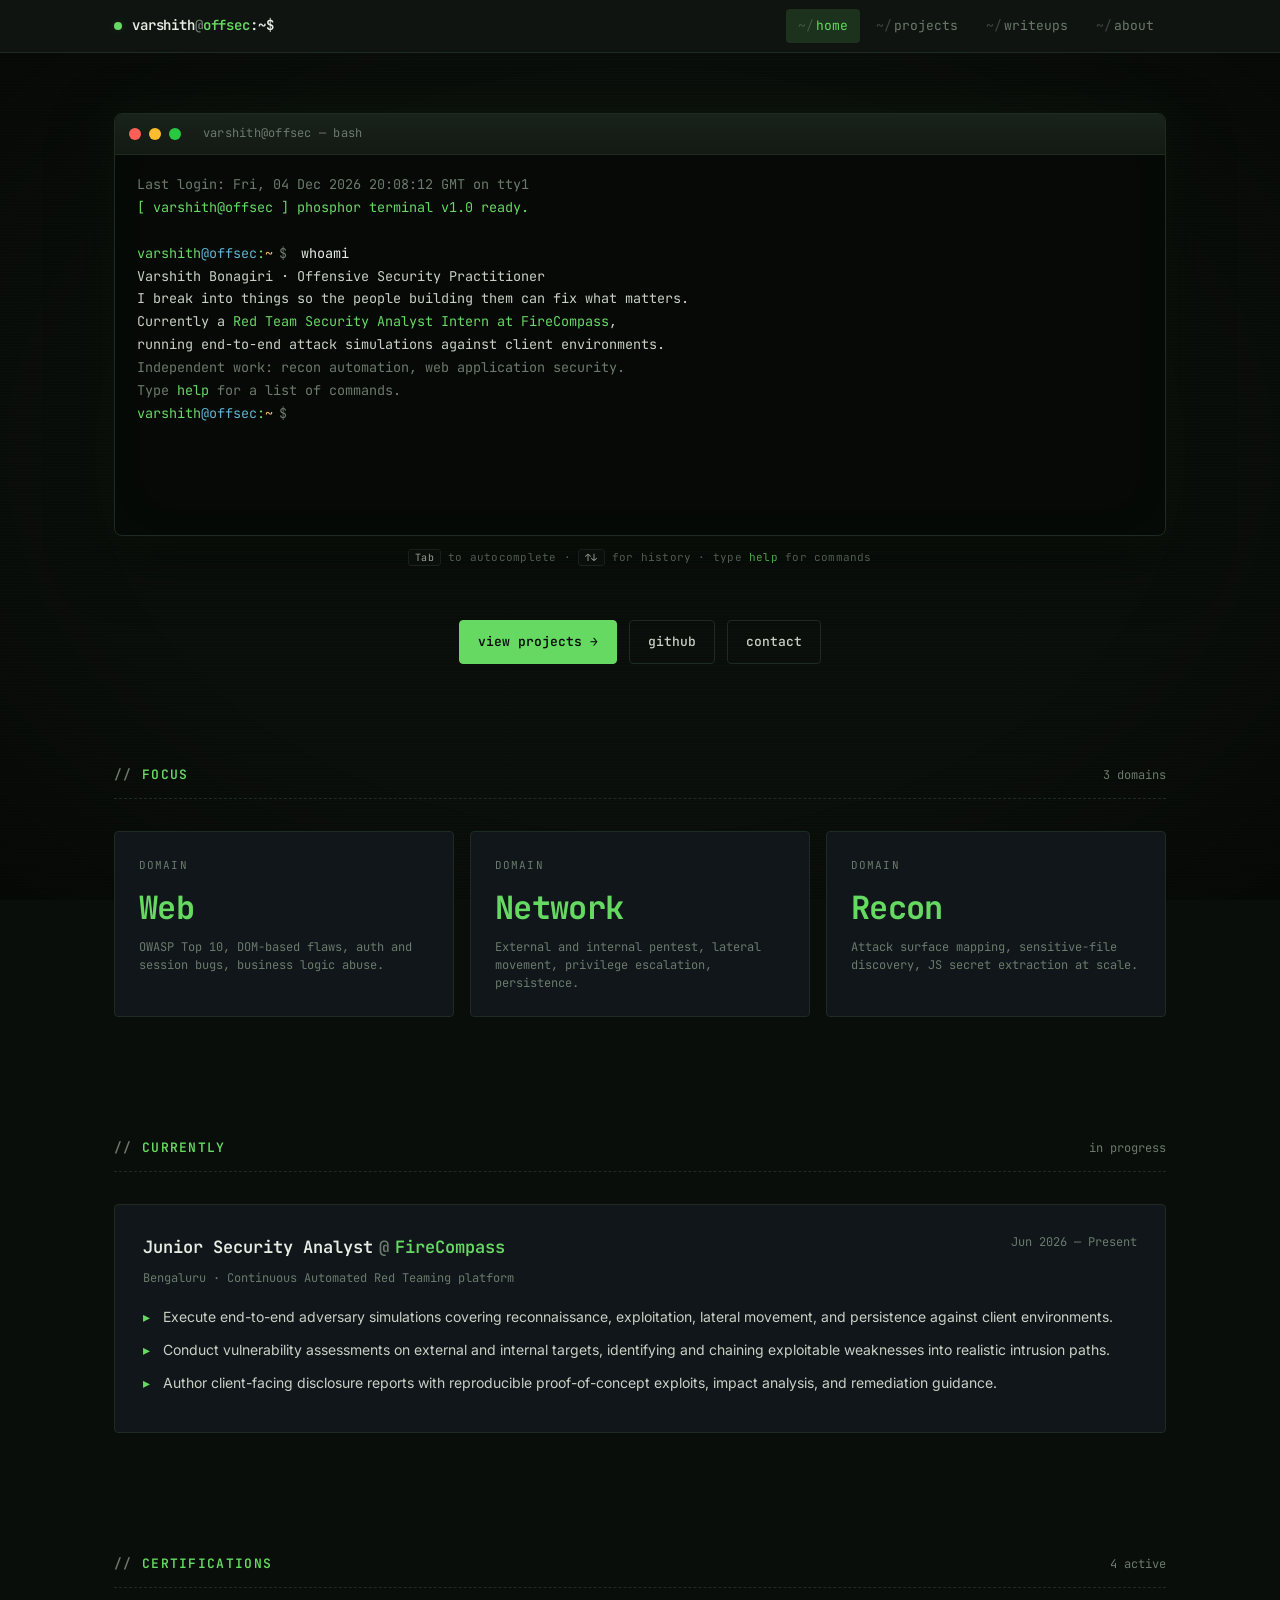
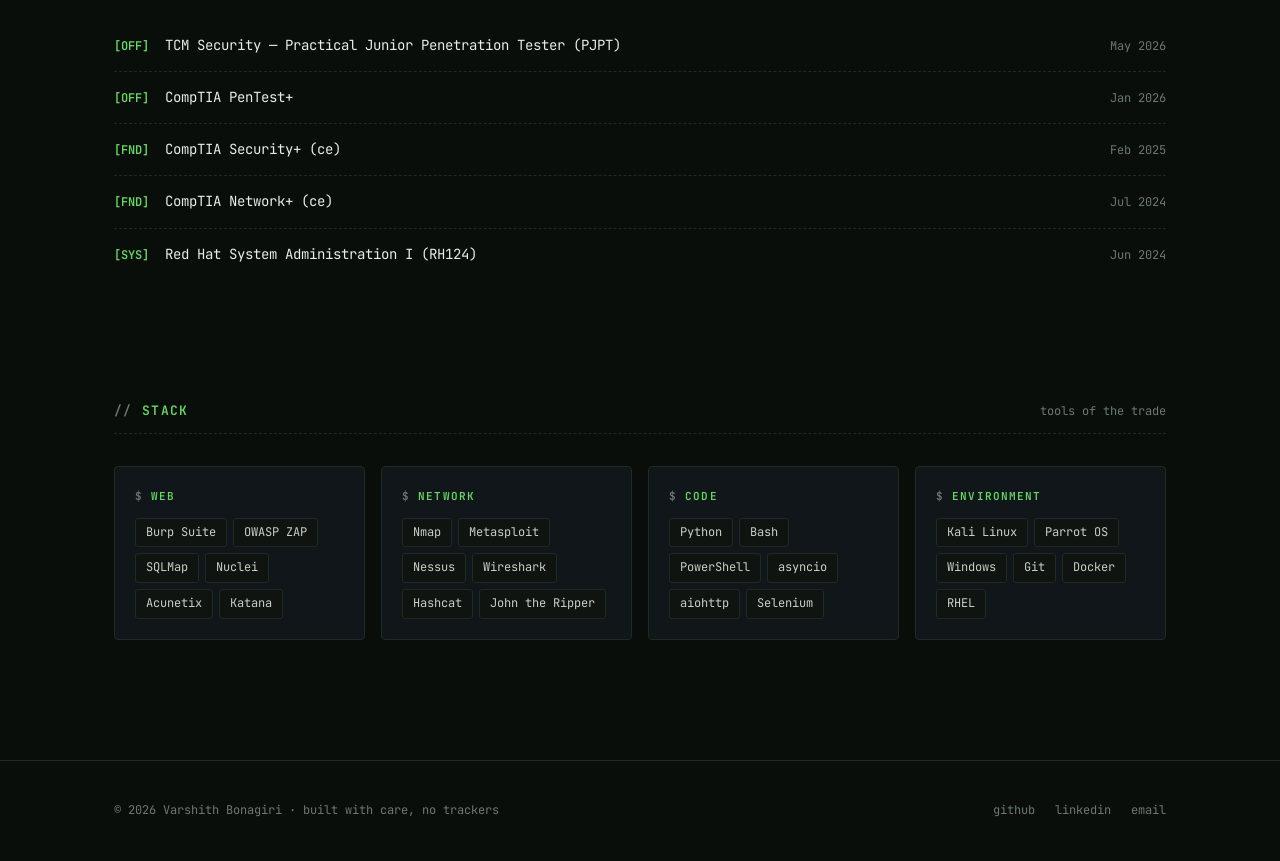
<file: index.html>
<!DOCTYPE html>
<html lang="en">
<head>
  <meta charset="UTF-8">
  <meta name="viewport" content="width=device-width, initial-scale=1.0">
  <title>Varshith Bonagiri — Offensive Security</title>
  <meta name="description" content="Varshith Bonagiri — Penetration tester and offensive security engineer. Junior Security Analyst at FireCompass. Author of Mega-Finder and Subdomain Hunter.">
  <meta name="theme-color" content="#0a0e0a">
  <link rel="preconnect" href="https://fonts.googleapis.com">
  <link rel="preconnect" href="https://fonts.gstatic.com" crossorigin>
  <link rel="stylesheet" href="assets/style.css">
  <link rel="icon" type="image/svg+xml" href="data:image/svg+xml,%3Csvg xmlns='http://www.w3.org/2000/svg' viewBox='0 0 32 32'%3E%3Crect width='32' height='32' fill='%230a0e0a'/%3E%3Ctext x='16' y='22' font-family='monospace' font-weight='700' font-size='18' fill='%2365d962' text-anchor='middle'%3E%26gt;_%3C/text%3E%3C/svg%3E">
</head>
<body>

<!-- ============== TOP NAV ============== -->
<header class="topbar">
  <div class="topbar-inner">
    <a class="brand" href="index.html">
      <span class="brand-dot"></span>
      <span class="brand-name">varshith<span class="at">@</span><span class="host">offsec</span>:~$</span>
    </a>
    <nav class="nav">
      <a href="index.html" class="active">home</a>
      <a href="projects.html">projects</a>
      <a href="writeups.html">writeups</a>
      <a href="about.html">about</a>
    </nav>
  </div>
</header>

<main class="container">

  <!-- ============== INTERACTIVE TERMINAL ============== -->
  <section class="terminal-hero">
    <div class="terminal" id="terminal" role="region" aria-label="Interactive terminal">
      <div class="terminal-titlebar">
        <span class="tt-dot tt-red"></span>
        <span class="tt-dot tt-yellow"></span>
        <span class="tt-dot tt-green"></span>
        <span class="tt-title">varshith@offsec — bash</span>
      </div>
      <div class="terminal-body" id="terminal-body" tabindex="0">
        <!-- streamed content gets injected here -->
      </div>
    </div>
    <div class="terminal-hint">
      <kbd>Tab</kbd> to autocomplete &middot; <kbd>↑↓</kbd> for history &middot; type <code>help</code> for commands
    </div>
  </section>

  <!-- ============== QUICK ACTIONS ============== -->
  <section class="quick-actions">
    <a href="projects.html" class="btn primary">view projects <span class="arrow-right">→</span></a>
    <a href="https://github.com/Varshith9030" class="btn" target="_blank" rel="noopener">github</a>
    <a href="mailto:bonagirivarshith@gmail.com" class="btn">contact</a>
  </section>

  <!-- ============== HIGHLIGHTS ============== -->
  <section>
    <div class="section-header">
      <span class="section-title">focus</span>
      <span class="section-meta">3 domains</span>
    </div>
    <div class="grid-3">
      <div class="card">
        <div class="card-label">Domain</div>
        <div class="card-value">Web</div>
        <div class="card-detail">OWASP Top 10, DOM-based flaws, auth and session bugs, business logic abuse.</div>
      </div>
      <div class="card">
        <div class="card-label">Domain</div>
        <div class="card-value">Network</div>
        <div class="card-detail">External and internal pentest, lateral movement, privilege escalation, persistence.</div>
      </div>
      <div class="card">
        <div class="card-label">Domain</div>
        <div class="card-value">Recon</div>
        <div class="card-detail">Attack surface mapping, sensitive-file discovery, JS secret extraction at scale.</div>
      </div>
    </div>
  </section>

  <!-- ============== CURRENT EXPERIENCE ============== -->
  <section>
    <div class="section-header">
      <span class="section-title">currently</span>
      <span class="section-meta">in progress</span>
    </div>
    <div class="experience-block">
      <div class="exp-header">
        <h3 class="exp-role">Junior Security Analyst<span class="at">@</span><span class="company">FireCompass</span></h3>
        <span class="exp-period">Jun 2026 — Present</span>
      </div>
      <div class="exp-location">Bengaluru &middot; Continuous Automated Red Teaming platform</div>
      <ul class="exp-list">
        <li>Execute end-to-end adversary simulations covering reconnaissance, exploitation, lateral movement, and persistence against client environments.</li>
        <li>Conduct vulnerability assessments on external and internal targets, identifying and chaining exploitable weaknesses into realistic intrusion paths.</li>
        <li>Author client-facing disclosure reports with reproducible proof-of-concept exploits, impact analysis, and remediation guidance.</li>
      </ul>
    </div>
  </section>

  <!-- ============== CERTIFICATIONS ============== -->
  <section>
    <div class="section-header">
      <span class="section-title">certifications</span>
      <span class="section-meta">4 active</span>
    </div>
    <ul class="cert-list">
      <li class="cert-item">
        <span class="cert-marker">[OFF]</span>
        <span class="cert-name">TCM Security &mdash; Practical Junior Penetration Tester (PJPT)</span>
        <span class="cert-date">May 2026</span>
      </li>
      <li class="cert-item">
        <span class="cert-marker">[OFF]</span>
        <span class="cert-name">CompTIA PenTest+</span>
        <span class="cert-date">Jan 2026</span>
      </li>
      <li class="cert-item">
        <span class="cert-marker">[FND]</span>
        <span class="cert-name">CompTIA Security+ (ce)</span>
        <span class="cert-date">Feb 2025</span>
      </li>
      <li class="cert-item">
        <span class="cert-marker">[FND]</span>
        <span class="cert-name">CompTIA Network+ (ce)</span>
        <span class="cert-date">Jul 2024</span>
      </li>
      <li class="cert-item">
        <span class="cert-marker">[SYS]</span>
        <span class="cert-name">Red Hat System Administration I (RH124)</span>
        <span class="cert-date">Jun 2024</span>
      </li>
    </ul>
  </section>

  <!-- ============== STACK ============== -->
  <section>
    <div class="section-header">
      <span class="section-title">stack</span>
      <span class="section-meta">tools of the trade</span>
    </div>
    <div class="stack">
      <div class="stack-group">
        <h3>web</h3>
        <ul class="stack-list">
          <li>Burp Suite</li><li>OWASP ZAP</li><li>SQLMap</li><li>Nuclei</li><li>Acunetix</li><li>Katana</li>
        </ul>
      </div>
      <div class="stack-group">
        <h3>network</h3>
        <ul class="stack-list">
          <li>Nmap</li><li>Metasploit</li><li>Nessus</li><li>Wireshark</li><li>Hashcat</li><li>John the Ripper</li>
        </ul>
      </div>
      <div class="stack-group">
        <h3>code</h3>
        <ul class="stack-list">
          <li>Python</li><li>Bash</li><li>PowerShell</li><li>asyncio</li><li>aiohttp</li><li>Selenium</li>
        </ul>
      </div>
      <div class="stack-group">
        <h3>environment</h3>
        <ul class="stack-list">
          <li>Kali Linux</li><li>Parrot OS</li><li>Windows</li><li>Git</li><li>Docker</li><li>RHEL</li>
        </ul>
      </div>
    </div>
  </section>

</main>

<!-- ============== FOOTER ============== -->
<footer>
  <div class="footer-inner">
    <span>&copy; 2026 Varshith Bonagiri &middot; built with care, no trackers</span>
    <div class="footer-links">
      <a href="https://github.com/Varshith9030" target="_blank" rel="noopener">github</a>
      <a href="https://www.linkedin.com/in/varshithbonagiri/" target="_blank" rel="noopener">linkedin</a>
      <a href="mailto:bonagirivarshith@gmail.com">email</a>
    </div>
  </div>
</footer>

<script src="assets/terminal.js" defer></script>
</body>
</html>
</file>
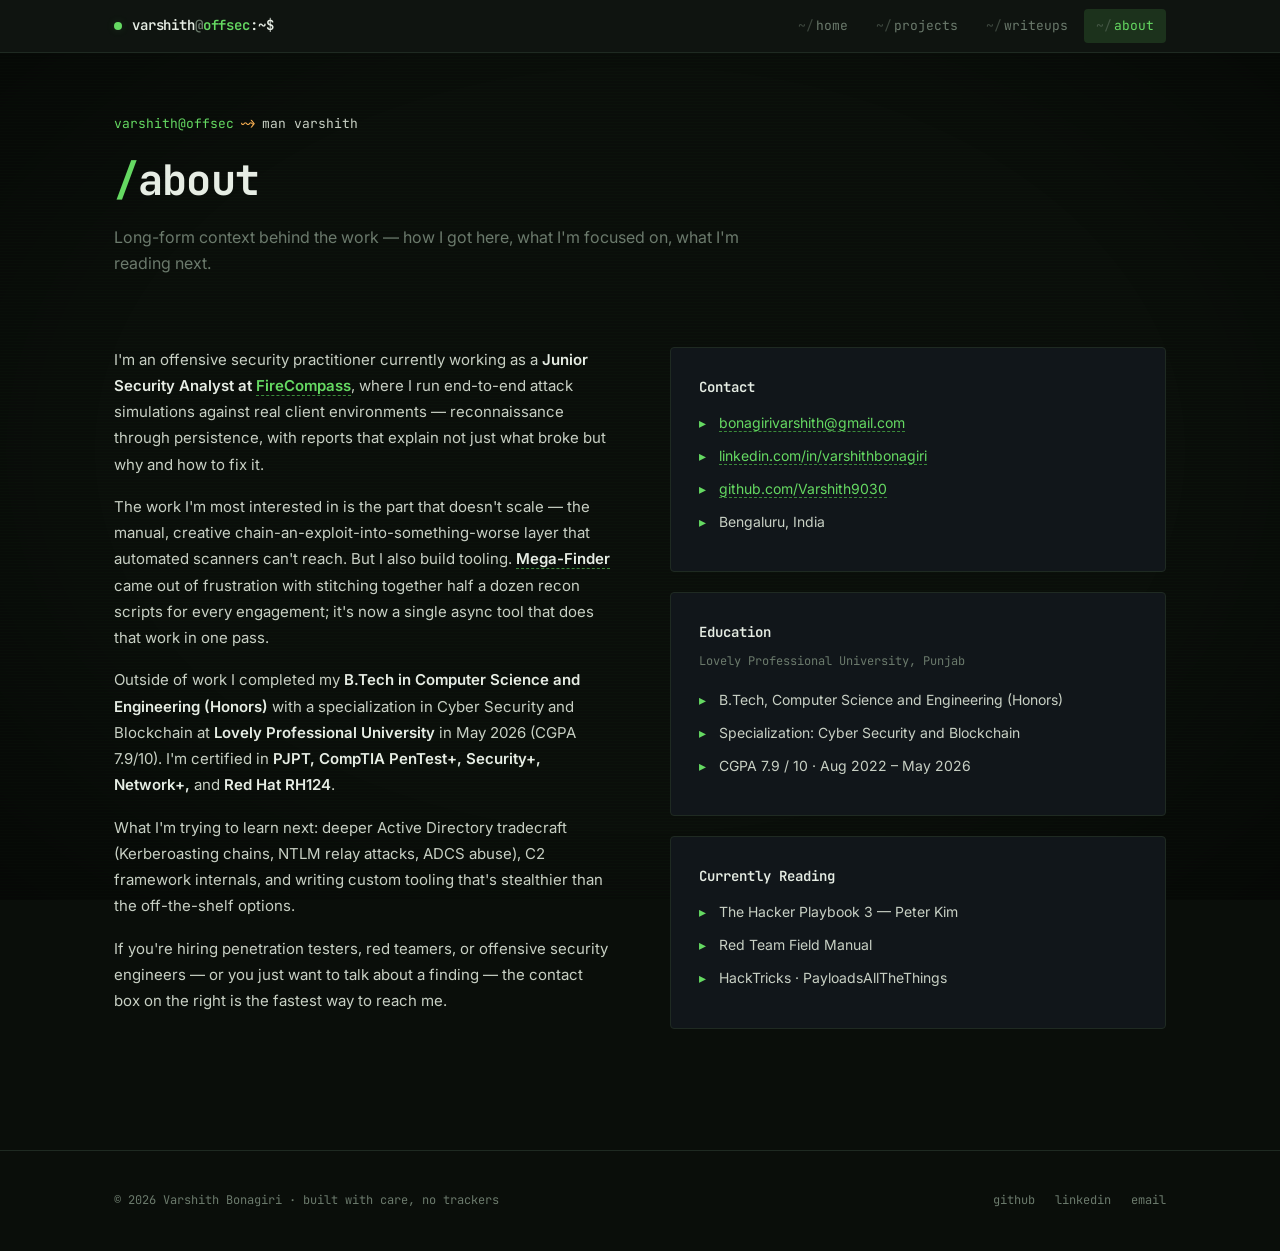
<file: about.html>
<!DOCTYPE html>
<html lang="en">
<head>
  <meta charset="UTF-8">
  <meta name="viewport" content="width=device-width, initial-scale=1.0">
  <title>About — Varshith Bonagiri</title>
  <meta name="description" content="About Varshith Bonagiri — offensive security practitioner, Junior Security Analyst at FireCompass, B.Tech Cyber Security at Lovely Professional University.">
  <meta name="theme-color" content="#0a0e0a">
  <link rel="preconnect" href="https://fonts.googleapis.com">
  <link rel="preconnect" href="https://fonts.gstatic.com" crossorigin>
  <link rel="stylesheet" href="assets/style.css">
  <link rel="icon" type="image/svg+xml" href="data:image/svg+xml,%3Csvg xmlns='http://www.w3.org/2000/svg' viewBox='0 0 32 32'%3E%3Crect width='32' height='32' fill='%230a0e0a'/%3E%3Ctext x='16' y='22' font-family='monospace' font-weight='700' font-size='18' fill='%2365d962' text-anchor='middle'%3E%26gt;_%3C/text%3E%3C/svg%3E">
</head>
<body>

<header class="topbar">
  <div class="topbar-inner">
    <a class="brand" href="index.html">
      <span class="brand-dot"></span>
      <span class="brand-name">varshith<span class="at">@</span><span class="host">offsec</span>:~$</span>
    </a>
    <nav class="nav">
      <a href="index.html">home</a>
      <a href="projects.html">projects</a>
      <a href="writeups.html">writeups</a>
      <a href="about.html" class="active">about</a>
    </nav>
  </div>
</header>

<main class="container">

  <section class="page-header">
    <div class="prompt-line">
      <span class="user">varshith@offsec</span>
      <span class="arrow">~&gt;</span>
      <span class="cmd">man varshith</span>
    </div>
    <h1><span class="accent">/</span>about</h1>
    <p>Long-form context behind the work &mdash; how I got here, what I'm focused on, what I'm reading next.</p>
  </section>

  <section style="padding-top: 0;">
    <div class="about-grid">

      <div class="about-prose">
        <p>
          I'm an offensive security practitioner currently working as a <strong>Junior Security Analyst at <a href="https://www.firecompass.com/" target="_blank" rel="noopener">FireCompass</a></strong>, where I run end-to-end attack simulations against real client environments &mdash; reconnaissance through persistence, with reports that explain not just what broke but why and how to fix it.
        </p>
        <p>
          The work I'm most interested in is the part that doesn't scale &mdash; the manual, creative chain-an-exploit-into-something-worse layer that automated scanners can't reach. But I also build tooling. <a href="projects.html"><strong>Mega-Finder</strong></a> came out of frustration with stitching together half a dozen recon scripts for every engagement; it's now a single async tool that does that work in one pass.
        </p>
        <p>
          Outside of work I completed my <strong>B.Tech in Computer Science and Engineering (Honors)</strong> with a specialization in Cyber Security and Blockchain at <strong>Lovely Professional University</strong> in May 2026 (CGPA 7.9/10). I'm certified in <strong>PJPT, CompTIA PenTest+, Security+, Network+,</strong> and <strong>Red Hat RH124</strong>.
        </p>
        <p>
          What I'm trying to learn next: deeper Active Directory tradecraft (Kerberoasting chains, NTLM relay attacks, ADCS abuse), C2 framework internals, and writing custom tooling that's stealthier than the off-the-shelf options.
        </p>
        <p>
          If you're hiring penetration testers, red teamers, or offensive security engineers &mdash; or you just want to talk about a finding &mdash; the contact box on the right is the fastest way to reach me.
        </p>
      </div>

      <div>

        <div class="experience-block" style="margin-bottom: 20px;">
          <div class="exp-header">
            <h3 class="exp-role" style="font-size: 14px;">Contact</h3>
          </div>
          <ul class="exp-list" style="margin-top: 12px;">
            <li><a href="mailto:bonagirivarshith@gmail.com" style="color: var(--accent); text-decoration: none; border-bottom: 1px dashed var(--accent-dim);">bonagirivarshith@gmail.com</a></li>
            <li><a href="https://www.linkedin.com/in/varshithbonagiri/" target="_blank" rel="noopener" style="color: var(--accent); text-decoration: none; border-bottom: 1px dashed var(--accent-dim);">linkedin.com/in/varshithbonagiri</a></li>
            <li><a href="https://github.com/Varshith9030" target="_blank" rel="noopener" style="color: var(--accent); text-decoration: none; border-bottom: 1px dashed var(--accent-dim);">github.com/Varshith9030</a></li>
            <li>Bengaluru, India</li>
          </ul>
        </div>

        <div class="experience-block" style="margin-bottom: 20px;">
          <div class="exp-header">
            <h3 class="exp-role" style="font-size: 14px;">Education</h3>
          </div>
          <div class="exp-location" style="margin-top: 8px;">Lovely Professional University, Punjab</div>
          <ul class="exp-list" style="margin-top: 12px;">
            <li>B.Tech, Computer Science and Engineering (Honors)</li>
            <li>Specialization: Cyber Security and Blockchain</li>
            <li>CGPA 7.9 / 10 &middot; Aug 2022 &ndash; May 2026</li>
          </ul>
        </div>

        <div class="experience-block">
          <div class="exp-header">
            <h3 class="exp-role" style="font-size: 14px;">Currently Reading</h3>
          </div>
          <ul class="exp-list" style="margin-top: 12px;">
            <li>The Hacker Playbook 3 &mdash; Peter Kim</li>
            <li>Red Team Field Manual</li>
            <li>HackTricks &middot; PayloadsAllTheThings</li>
          </ul>
        </div>

      </div>

    </div>
  </section>

</main>

<footer>
  <div class="footer-inner">
    <span>&copy; 2026 Varshith Bonagiri &middot; built with care, no trackers</span>
    <div class="footer-links">
      <a href="https://github.com/Varshith9030" target="_blank" rel="noopener">github</a>
      <a href="https://www.linkedin.com/in/varshithbonagiri/" target="_blank" rel="noopener">linkedin</a>
      <a href="mailto:bonagirivarshith@gmail.com">email</a>
    </div>
  </div>
</footer>

</body>
</html>
</file>
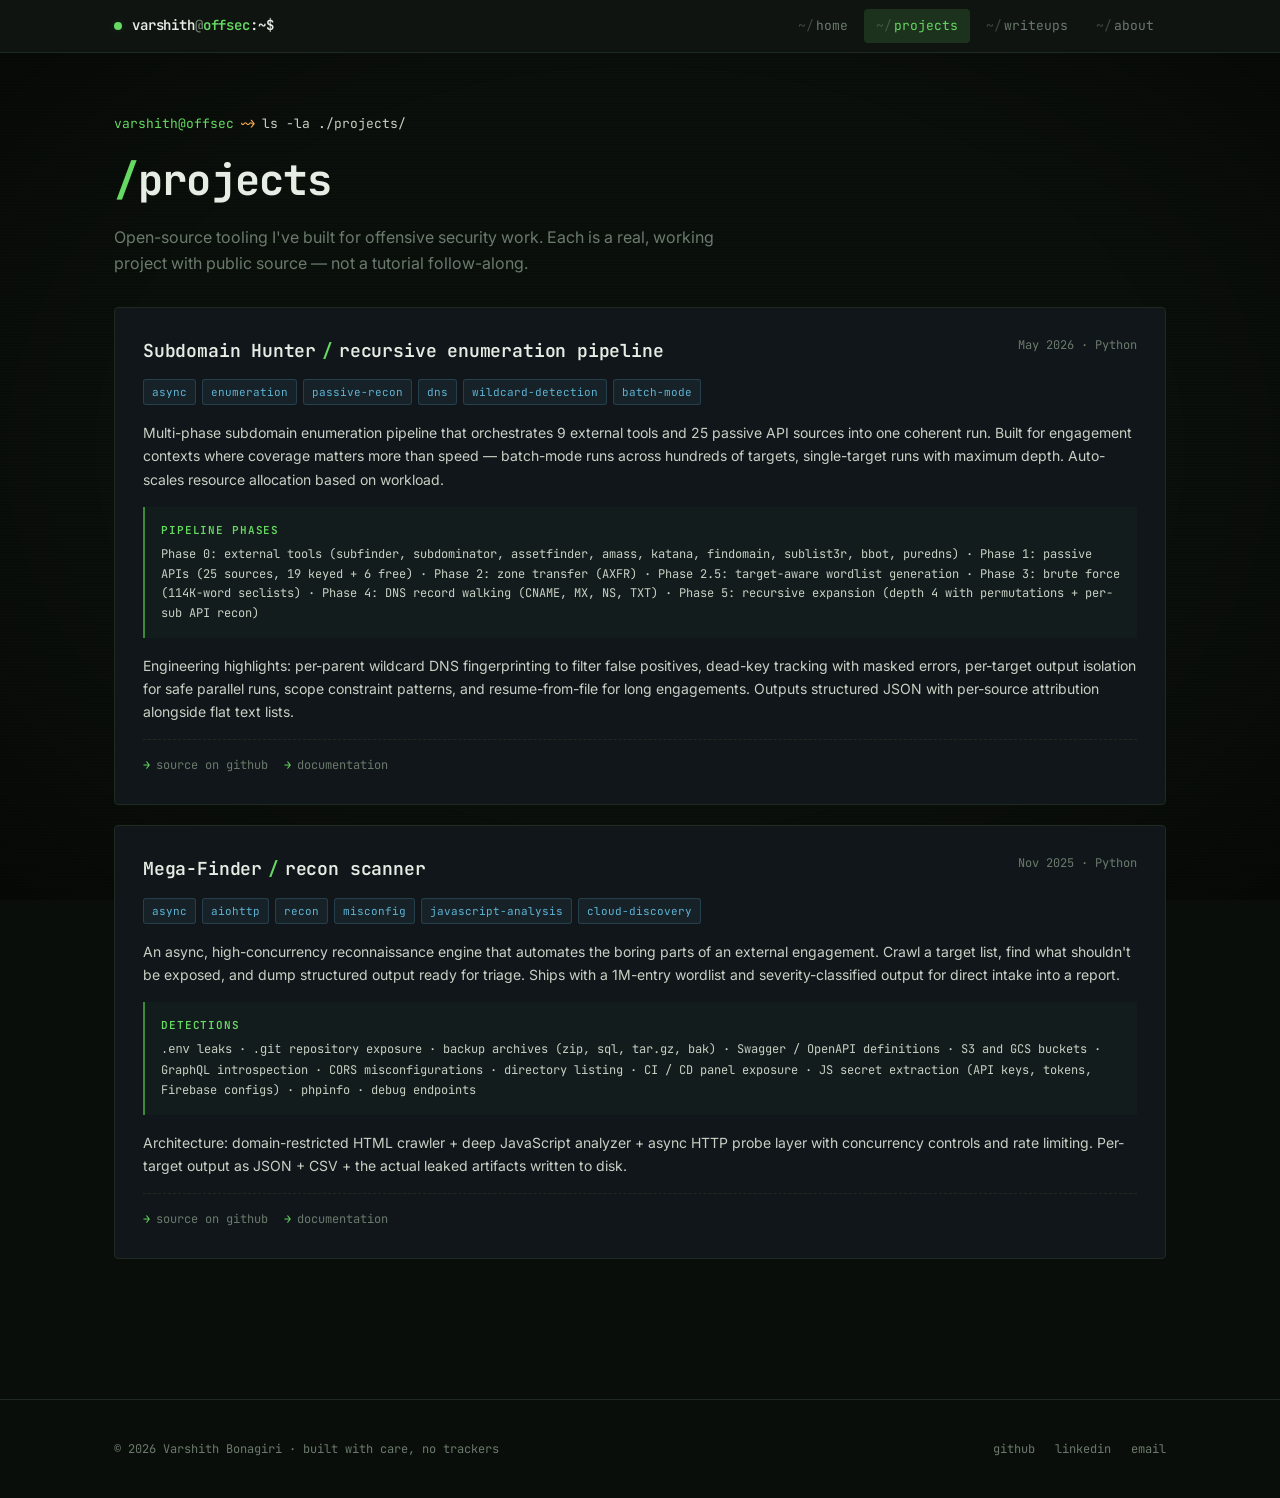
<file: projects.html>
<!DOCTYPE html>
<html lang="en">
<head>
  <meta charset="UTF-8">
  <meta name="viewport" content="width=device-width, initial-scale=1.0">
  <title>Projects — Varshith Bonagiri</title>
  <meta name="description" content="Open-source offensive security tools by Varshith Bonagiri. Mega-Finder recon scanner, web application penetration testing tool.">
  <meta name="theme-color" content="#0a0e0a">
  <link rel="preconnect" href="https://fonts.googleapis.com">
  <link rel="preconnect" href="https://fonts.gstatic.com" crossorigin>
  <link rel="stylesheet" href="assets/style.css">
  <link rel="icon" type="image/svg+xml" href="data:image/svg+xml,%3Csvg xmlns='http://www.w3.org/2000/svg' viewBox='0 0 32 32'%3E%3Crect width='32' height='32' fill='%230a0e0a'/%3E%3Ctext x='16' y='22' font-family='monospace' font-weight='700' font-size='18' fill='%2365d962' text-anchor='middle'%3E%26gt;_%3C/text%3E%3C/svg%3E">
</head>
<body>

<header class="topbar">
  <div class="topbar-inner">
    <a class="brand" href="index.html">
      <span class="brand-dot"></span>
      <span class="brand-name">varshith<span class="at">@</span><span class="host">offsec</span>:~$</span>
    </a>
    <nav class="nav">
      <a href="index.html">home</a>
      <a href="projects.html" class="active">projects</a>
      <a href="writeups.html">writeups</a>
      <a href="about.html">about</a>
    </nav>
  </div>
</header>

<main class="container">

  <section class="page-header">
    <div class="prompt-line">
      <span class="user">varshith@offsec</span>
      <span class="arrow">~&gt;</span>
      <span class="cmd">ls -la ./projects/</span>
    </div>
    <h1><span class="accent">/</span>projects</h1>
    <p>Open-source tooling I've built for offensive security work. Each is a real, working project with public source &mdash; not a tutorial follow-along.</p>
  </section>

  <section style="padding-top: 0;">

    <!-- ============== SUBDOMAIN HUNTER ============== -->
    <article class="project">
      <div class="project-header">
        <h2 class="project-title">Subdomain Hunter<span class="slash">/</span>recursive enumeration pipeline</h2>
        <span class="project-meta">May 2026 &middot; Python</span>
      </div>

      <div class="project-tags">
        <span class="tag">async</span>
        <span class="tag">enumeration</span>
        <span class="tag">passive-recon</span>
        <span class="tag">dns</span>
        <span class="tag">wildcard-detection</span>
        <span class="tag">batch-mode</span>
      </div>

      <p class="project-summary">
        Multi-phase subdomain enumeration pipeline that orchestrates 9 external tools and 25 passive API sources into one coherent run. Built for engagement contexts where coverage matters more than speed &mdash; batch-mode runs across hundreds of targets, single-target runs with maximum depth. Auto-scales resource allocation based on workload.
      </p>

      <div class="project-detections">
        <strong>Pipeline phases</strong>
        Phase 0: external tools (subfinder, subdominator, assetfinder, amass, katana, findomain, sublist3r, bbot, puredns) &middot;
        Phase 1: passive APIs (25 sources, 19 keyed + 6 free) &middot;
        Phase 2: zone transfer (AXFR) &middot;
        Phase 2.5: target-aware wordlist generation &middot;
        Phase 3: brute force (114K-word seclists) &middot;
        Phase 4: DNS record walking (CNAME, MX, NS, TXT) &middot;
        Phase 5: recursive expansion (depth 4 with permutations + per-sub API recon)
      </div>

      <p class="project-summary" style="margin-top: 16px;">
        Engineering highlights: per-parent wildcard DNS fingerprinting to filter false positives, dead-key tracking with masked errors, per-target output isolation for safe parallel runs, scope constraint patterns, and resume-from-file for long engagements. Outputs structured JSON with per-source attribution alongside flat text lists.
      </p>

      <div class="project-links">
        <a href="https://github.com/Varshith9030/subdomain-hunter" target="_blank" rel="noopener">source on github</a>
        <a href="https://github.com/Varshith9030/subdomain-hunter#readme" target="_blank" rel="noopener">documentation</a>
      </div>
    </article>

    <!-- ============== MEGA-FINDER ============== -->
    <article class="project">
      <div class="project-header">
        <h2 class="project-title">Mega-Finder<span class="slash">/</span>recon scanner</h2>
        <span class="project-meta">Nov 2025 &middot; Python</span>
      </div>

      <div class="project-tags">
        <span class="tag">async</span>
        <span class="tag">aiohttp</span>
        <span class="tag">recon</span>
        <span class="tag">misconfig</span>
        <span class="tag">javascript-analysis</span>
        <span class="tag">cloud-discovery</span>
      </div>

      <p class="project-summary">
        An async, high-concurrency reconnaissance engine that automates the boring parts of an external engagement. Crawl a target list, find what shouldn't be exposed, and dump structured output ready for triage. Ships with a 1M-entry wordlist and severity-classified output for direct intake into a report.
      </p>

      <div class="project-detections">
        <strong>Detections</strong>
        <code>.env</code> leaks &middot;
        <code>.git</code> repository exposure &middot;
        backup archives (zip, sql, tar.gz, bak) &middot;
        Swagger / OpenAPI definitions &middot;
        S3 and GCS buckets &middot;
        GraphQL introspection &middot;
        CORS misconfigurations &middot;
        directory listing &middot;
        CI / CD panel exposure &middot;
        JS secret extraction (API keys, tokens, Firebase configs) &middot;
        phpinfo &middot;
        debug endpoints
      </div>

      <p class="project-summary" style="margin-top: 16px;">
        Architecture: domain-restricted HTML crawler + deep JavaScript analyzer + async HTTP probe layer with concurrency controls and rate limiting. Per-target output as JSON + CSV + the actual leaked artifacts written to disk.
      </p>

      <div class="project-links">
        <a href="https://github.com/Varshith9030/Mega-Finder" target="_blank" rel="noopener">source on github</a>
        <a href="https://github.com/Varshith9030/Mega-Finder#readme" target="_blank" rel="noopener">documentation</a>
      </div>
    </article>

  </section>

</main>

<footer>
  <div class="footer-inner">
    <span>&copy; 2026 Varshith Bonagiri &middot; built with care, no trackers</span>
    <div class="footer-links">
      <a href="https://github.com/Varshith9030" target="_blank" rel="noopener">github</a>
      <a href="https://www.linkedin.com/in/varshithbonagiri/" target="_blank" rel="noopener">linkedin</a>
      <a href="mailto:bonagirivarshith@gmail.com">email</a>
    </div>
  </div>
</footer>

</body>
</html>
</file>
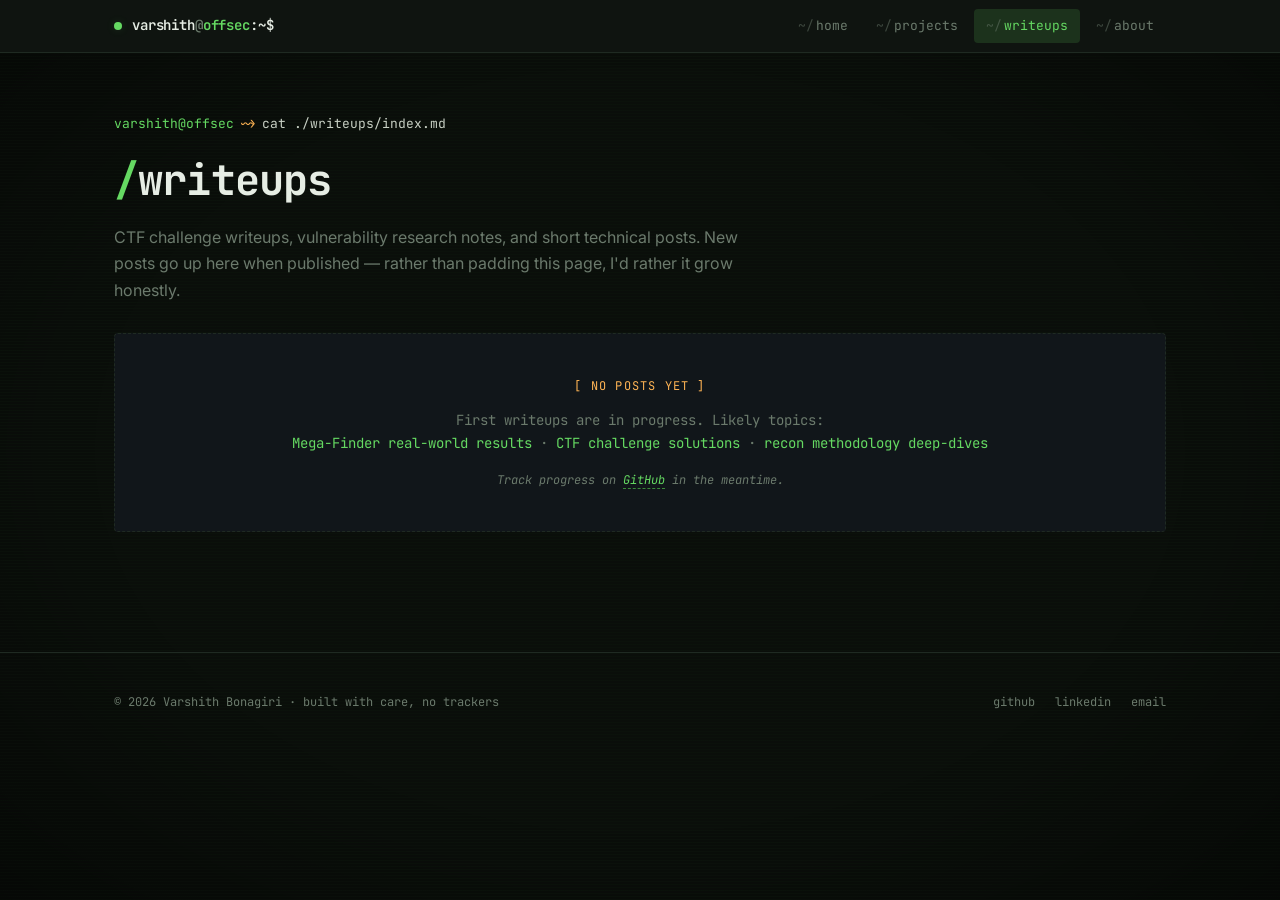
<file: writeups.html>
<!DOCTYPE html>
<html lang="en">
<head>
  <meta charset="UTF-8">
  <meta name="viewport" content="width=device-width, initial-scale=1.0">
  <title>Writeups — Varshith Bonagiri</title>
  <meta name="description" content="CTF writeups, vulnerability research, and security notes by Varshith Bonagiri.">
  <meta name="theme-color" content="#0a0e0a">
  <link rel="preconnect" href="https://fonts.googleapis.com">
  <link rel="preconnect" href="https://fonts.gstatic.com" crossorigin>
  <link rel="stylesheet" href="assets/style.css">
  <link rel="icon" type="image/svg+xml" href="data:image/svg+xml,%3Csvg xmlns='http://www.w3.org/2000/svg' viewBox='0 0 32 32'%3E%3Crect width='32' height='32' fill='%230a0e0a'/%3E%3Ctext x='16' y='22' font-family='monospace' font-weight='700' font-size='18' fill='%2365d962' text-anchor='middle'%3E%26gt;_%3C/text%3E%3C/svg%3E">
</head>
<body>

<header class="topbar">
  <div class="topbar-inner">
    <a class="brand" href="index.html">
      <span class="brand-dot"></span>
      <span class="brand-name">varshith<span class="at">@</span><span class="host">offsec</span>:~$</span>
    </a>
    <nav class="nav">
      <a href="index.html">home</a>
      <a href="projects.html">projects</a>
      <a href="writeups.html" class="active">writeups</a>
      <a href="about.html">about</a>
    </nav>
  </div>
</header>

<main class="container">

  <section class="page-header">
    <div class="prompt-line">
      <span class="user">varshith@offsec</span>
      <span class="arrow">~&gt;</span>
      <span class="cmd">cat ./writeups/index.md</span>
    </div>
    <h1><span class="accent">/</span>writeups</h1>
    <p>CTF challenge writeups, vulnerability research notes, and short technical posts. New posts go up here when published &mdash; rather than padding this page, I'd rather it grow honestly.</p>
  </section>

  <section style="padding-top: 0;">

    <!-- empty-state placeholder; replace with real entries as they ship -->
    <div class="writeup-empty">
      <span class="label">[ no posts yet ]</span>
      <div>
        First writeups are in progress. Likely topics: <br>
        <span style="color: var(--accent);">Mega-Finder real-world results</span> &middot;
        <span style="color: var(--accent);">CTF challenge solutions</span> &middot;
        <span style="color: var(--accent);">recon methodology deep-dives</span>
      </div>
      <div class="note">
        Track progress on <a href="https://github.com/Varshith9030" style="color: var(--accent); text-decoration: none; border-bottom: 1px dashed var(--accent-dim);" target="_blank" rel="noopener">GitHub</a> in the meantime.
      </div>
    </div>

    <!-- Template for future entries — keep commented for reference:

    <article class="project">
      <div class="project-header">
        <h2 class="project-title">Writeup Title<span class="slash">/</span>category</h2>
        <span class="project-meta">Date &middot; Difficulty</span>
      </div>
      <div class="project-tags">
        <span class="tag">tag-1</span>
        <span class="tag">tag-2</span>
      </div>
      <p class="project-summary">Short summary of what the writeup covers.</p>
      <div class="project-links">
        <a href="..." target="_blank" rel="noopener">read full writeup</a>
      </div>
    </article>

    -->

  </section>

</main>

<footer>
  <div class="footer-inner">
    <span>&copy; 2026 Varshith Bonagiri &middot; built with care, no trackers</span>
    <div class="footer-links">
      <a href="https://github.com/Varshith9030" target="_blank" rel="noopener">github</a>
      <a href="https://www.linkedin.com/in/varshithbonagiri/" target="_blank" rel="noopener">linkedin</a>
      <a href="mailto:bonagirivarshith@gmail.com">email</a>
    </div>
  </div>
</footer>

</body>
</html>
</file>
<file: assets/style.css>
/* ============================================================
   varshith.tech — portfolio styles
   terminal/hacker aesthetic, but refined
   ============================================================ */

@import url('https://fonts.googleapis.com/css2?family=JetBrains+Mono:wght@300;400;500;600;700;800&family=Inter:wght@400;500;600;700&display=swap');

:root {
  /* palette: muted phosphor green on near-black, with strategic accents */
  --bg: #0a0e0a;
  --bg-elevated: #0f1410;
  --bg-card: #11161a;
  --border: #1f2a22;
  --border-hover: #2d4a32;

  --text: #c8d0c4;
  --text-dim: #6b7a6c;
  --text-bright: #e6ede4;

  --accent: #65d962;       /* phosphor green */
  --accent-dim: #3a8a3a;
  --accent-glow: rgba(101, 217, 98, 0.15);
  --amber: #ffb454;        /* secondary accent for warnings/highlights */
  --red: #ff6b6b;          /* for "vulnerability" semantic */
  --cyan: #5fb3d4;         /* for tags/meta */

  --font-mono: 'JetBrains Mono', 'Fira Code', 'SF Mono', Consolas, monospace;
  --font-sans: 'Inter', system-ui, sans-serif;

  --content-width: 1100px;
  --radius: 4px;
}

* { box-sizing: border-box; margin: 0; padding: 0; }

html {
  scroll-behavior: smooth;
  background: var(--bg);
}

body {
  font-family: var(--font-mono);
  background: var(--bg);
  color: var(--text);
  font-size: 14px;
  line-height: 1.65;
  min-height: 100vh;
  overflow-x: hidden;
  position: relative;
}

/* subtle scanline atmosphere — barely visible, sets the tone */
body::before {
  content: '';
  position: fixed;
  inset: 0;
  background-image: repeating-linear-gradient(
    0deg,
    rgba(101, 217, 98, 0.02) 0px,
    rgba(101, 217, 98, 0.02) 1px,
    transparent 1px,
    transparent 3px
  );
  pointer-events: none;
  z-index: 1;
}

/* soft vignette */
body::after {
  content: '';
  position: fixed;
  inset: 0;
  background: radial-gradient(
    ellipse at center,
    transparent 0%,
    transparent 60%,
    rgba(0, 0, 0, 0.4) 100%
  );
  pointer-events: none;
  z-index: 1;
}

::selection {
  background: var(--accent);
  color: var(--bg);
}

/* ============================================================
   layout primitives
   ============================================================ */

.container {
  max-width: var(--content-width);
  margin: 0 auto;
  padding: 0 24px;
  position: relative;
  z-index: 2;
}

/* ============================================================
   top nav — terminal tab bar style
   ============================================================ */

.topbar {
  border-bottom: 1px solid var(--border);
  background: var(--bg-elevated);
  position: sticky;
  top: 0;
  z-index: 100;
  backdrop-filter: blur(8px);
  -webkit-backdrop-filter: blur(8px);
}

.topbar-inner {
  max-width: var(--content-width);
  margin: 0 auto;
  padding: 0 24px;
  display: flex;
  align-items: center;
  justify-content: space-between;
  height: 52px;
  gap: 32px;
}

.brand {
  display: flex;
  align-items: center;
  gap: 10px;
  text-decoration: none;
  color: var(--text-bright);
  font-weight: 600;
  letter-spacing: -0.01em;
}

.brand-dot {
  width: 8px;
  height: 8px;
  background: var(--accent);
  border-radius: 50%;
  box-shadow: 0 0 8px var(--accent-glow);
  animation: pulse 2.4s ease-in-out infinite;
}

@keyframes pulse {
  0%, 100% { opacity: 1; box-shadow: 0 0 8px var(--accent-glow); }
  50% { opacity: 0.5; box-shadow: 0 0 4px var(--accent-glow); }
}

.brand-name { font-family: var(--font-mono); font-size: 14px; }
.brand-name .at { color: var(--text-dim); }
.brand-name .host { color: var(--accent); }

.nav {
  display: flex;
  gap: 4px;
  align-items: center;
}

.nav a {
  color: var(--text-dim);
  text-decoration: none;
  font-size: 13px;
  padding: 6px 12px;
  border-radius: var(--radius);
  transition: color 0.15s, background 0.15s;
  font-family: var(--font-mono);
}

.nav a:hover {
  color: var(--text-bright);
  background: rgba(255, 255, 255, 0.03);
}

.nav a.active {
  color: var(--accent);
  background: var(--accent-glow);
}

.nav a::before { content: '~/'; color: var(--text-dim); opacity: 0.5; margin-right: 2px; }

/* ============================================================
   hero (home page)
   ============================================================ */

.hero {
  padding: 80px 0 60px;
  position: relative;
}

.prompt-line {
  color: var(--text-dim);
  font-size: 13px;
  margin-bottom: 8px;
  display: flex;
  align-items: center;
  gap: 6px;
}

.prompt-line .user { color: var(--accent); }
.prompt-line .arrow { color: var(--amber); }
.prompt-line .cmd { color: var(--text); }

.hero h1 {
  font-family: var(--font-mono);
  font-size: clamp(38px, 5.5vw, 64px);
  font-weight: 700;
  letter-spacing: -0.03em;
  color: var(--text-bright);
  margin: 16px 0;
  line-height: 1.05;
}

.hero h1 .accent { color: var(--accent); }

.hero-role {
  font-family: var(--font-mono);
  color: var(--text-dim);
  font-size: 15px;
  margin-bottom: 28px;
}

.hero-role .bracket { color: var(--accent); }

.hero-description {
  font-family: var(--font-sans);
  font-size: 17px;
  line-height: 1.7;
  color: var(--text);
  max-width: 640px;
  margin-bottom: 36px;
}

.hero-description strong {
  color: var(--text-bright);
  font-weight: 600;
}

.hero-cta {
  display: flex;
  gap: 12px;
  flex-wrap: wrap;
}

.btn {
  font-family: var(--font-mono);
  font-size: 13px;
  font-weight: 500;
  padding: 10px 18px;
  border-radius: var(--radius);
  text-decoration: none;
  border: 1px solid var(--border);
  background: transparent;
  color: var(--text);
  transition: all 0.15s ease;
  display: inline-flex;
  align-items: center;
  gap: 8px;
  cursor: pointer;
}

.btn:hover {
  border-color: var(--accent);
  color: var(--accent);
  background: var(--accent-glow);
}

.btn.primary {
  background: var(--accent);
  color: var(--bg);
  border-color: var(--accent);
  font-weight: 600;
}

.btn.primary:hover {
  background: var(--text-bright);
  border-color: var(--text-bright);
  color: var(--bg);
}

.btn .arrow-right { transition: transform 0.15s; }
.btn:hover .arrow-right { transform: translateX(3px); }

/* ============================================================
   sections
   ============================================================ */

section {
  padding: 60px 0;
  position: relative;
}

.section-header {
  display: flex;
  align-items: baseline;
  justify-content: space-between;
  margin-bottom: 32px;
  border-bottom: 1px dashed var(--border);
  padding-bottom: 12px;
}

.section-title {
  font-family: var(--font-mono);
  font-size: 13px;
  color: var(--accent);
  text-transform: uppercase;
  letter-spacing: 0.1em;
  font-weight: 600;
}

.section-title::before {
  content: '// ';
  color: var(--text-dim);
}

.section-meta {
  font-family: var(--font-mono);
  font-size: 12px;
  color: var(--text-dim);
}

/* ============================================================
   highlight cards (used on home for quick-stats / focus areas)
   ============================================================ */

.grid-3 {
  display: grid;
  grid-template-columns: repeat(3, 1fr);
  gap: 16px;
}

@media (max-width: 768px) {
  .grid-3 { grid-template-columns: 1fr; }
}

.card {
  background: var(--bg-card);
  border: 1px solid var(--border);
  border-radius: var(--radius);
  padding: 24px;
  transition: border-color 0.2s, transform 0.2s;
  position: relative;
  overflow: hidden;
}

.card::before {
  content: '';
  position: absolute;
  top: 0; left: 0;
  width: 100%;
  height: 1px;
  background: linear-gradient(90deg, transparent, var(--accent), transparent);
  opacity: 0;
  transition: opacity 0.3s;
}

.card:hover {
  border-color: var(--border-hover);
}

.card:hover::before { opacity: 0.6; }

.card-label {
  font-size: 11px;
  color: var(--text-dim);
  text-transform: uppercase;
  letter-spacing: 0.1em;
  margin-bottom: 8px;
}

.card-value {
  font-family: var(--font-mono);
  font-size: 32px;
  font-weight: 700;
  color: var(--accent);
  margin-bottom: 4px;
  letter-spacing: -0.02em;
}

.card-detail {
  font-size: 12px;
  color: var(--text-dim);
  line-height: 1.5;
}

/* ============================================================
   project list — detailed cards
   ============================================================ */

.project {
  background: var(--bg-card);
  border: 1px solid var(--border);
  border-radius: var(--radius);
  padding: 28px;
  margin-bottom: 20px;
  transition: border-color 0.2s;
  position: relative;
}

.project:hover { border-color: var(--border-hover); }

.project-header {
  display: flex;
  align-items: flex-start;
  justify-content: space-between;
  gap: 24px;
  margin-bottom: 12px;
  flex-wrap: wrap;
}

.project-title {
  font-family: var(--font-mono);
  font-size: 18px;
  color: var(--text-bright);
  font-weight: 600;
  margin: 0;
  letter-spacing: -0.01em;
}

.project-title .slash {
  color: var(--accent);
  margin: 0 6px;
}

.project-meta {
  font-family: var(--font-mono);
  font-size: 12px;
  color: var(--text-dim);
  white-space: nowrap;
}

.project-tags {
  display: flex;
  flex-wrap: wrap;
  gap: 6px;
  margin: 14px 0 16px;
}

.tag {
  font-family: var(--font-mono);
  font-size: 11px;
  color: var(--cyan);
  background: rgba(95, 179, 212, 0.08);
  border: 1px solid rgba(95, 179, 212, 0.2);
  padding: 3px 8px;
  border-radius: 3px;
}

.project-summary {
  font-family: var(--font-sans);
  color: var(--text);
  line-height: 1.65;
  margin-bottom: 16px;
}

.project-detections {
  background: rgba(101, 217, 98, 0.03);
  border-left: 2px solid var(--accent-dim);
  padding: 14px 16px;
  margin: 16px 0;
  font-size: 12px;
  color: var(--text);
}

.project-detections strong {
  color: var(--accent);
  display: block;
  margin-bottom: 6px;
  font-weight: 600;
  text-transform: uppercase;
  letter-spacing: 0.08em;
  font-size: 11px;
}

.project-links {
  display: flex;
  gap: 16px;
  margin-top: 16px;
  padding-top: 16px;
  border-top: 1px dashed var(--border);
}

.project-links a {
  color: var(--text-dim);
  font-size: 12px;
  text-decoration: none;
  display: inline-flex;
  align-items: center;
  gap: 6px;
  transition: color 0.15s;
}

.project-links a:hover { color: var(--accent); }

.project-links a::before {
  content: '→';
  color: var(--accent);
}

/* ============================================================
   skills / stack grid
   ============================================================ */

.stack {
  display: grid;
  grid-template-columns: repeat(auto-fit, minmax(240px, 1fr));
  gap: 16px;
}

.stack-group {
  background: var(--bg-card);
  border: 1px solid var(--border);
  border-radius: var(--radius);
  padding: 20px;
}

.stack-group h3 {
  font-family: var(--font-mono);
  font-size: 11px;
  color: var(--accent);
  text-transform: uppercase;
  letter-spacing: 0.1em;
  margin-bottom: 12px;
  font-weight: 600;
}

.stack-group h3::before {
  content: '$ ';
  color: var(--text-dim);
}

.stack-list {
  list-style: none;
  display: flex;
  flex-wrap: wrap;
  gap: 6px;
}

.stack-list li {
  font-family: var(--font-mono);
  font-size: 12px;
  color: var(--text);
  background: var(--bg-elevated);
  border: 1px solid var(--border);
  padding: 4px 10px;
  border-radius: 3px;
}

/* ============================================================
   certs / timeline
   ============================================================ */

.cert-list {
  list-style: none;
}

.cert-item {
  display: grid;
  grid-template-columns: auto 1fr auto;
  gap: 16px;
  align-items: baseline;
  padding: 14px 0;
  border-bottom: 1px dashed var(--border);
}

.cert-item:last-child { border-bottom: none; }

.cert-marker {
  color: var(--accent);
  font-family: var(--font-mono);
  font-weight: 600;
  font-size: 12px;
}

.cert-name {
  font-family: var(--font-mono);
  color: var(--text-bright);
  font-size: 14px;
}

.cert-date {
  font-family: var(--font-mono);
  color: var(--text-dim);
  font-size: 12px;
  white-space: nowrap;
}

/* ============================================================
   experience block
   ============================================================ */

.experience-block {
  background: var(--bg-card);
  border: 1px solid var(--border);
  border-radius: var(--radius);
  padding: 28px;
}

.exp-header {
  display: flex;
  align-items: flex-start;
  justify-content: space-between;
  gap: 24px;
  margin-bottom: 8px;
  flex-wrap: wrap;
}

.exp-role {
  font-family: var(--font-mono);
  font-size: 17px;
  color: var(--text-bright);
  font-weight: 600;
  margin: 0;
}

.exp-role .at { color: var(--text-dim); margin: 0 6px; }
.exp-role .company { color: var(--accent); }

.exp-period {
  font-family: var(--font-mono);
  font-size: 12px;
  color: var(--text-dim);
}

.exp-location {
  font-family: var(--font-mono);
  font-size: 12px;
  color: var(--text-dim);
  margin-bottom: 16px;
}

.exp-list {
  list-style: none;
  margin-top: 16px;
}

.exp-list li {
  position: relative;
  padding-left: 20px;
  margin-bottom: 10px;
  font-family: var(--font-sans);
  font-size: 14px;
  line-height: 1.65;
}

.exp-list li::before {
  content: '▸';
  position: absolute;
  left: 0;
  color: var(--accent);
}

/* ============================================================
   contact / footer
   ============================================================ */

footer {
  border-top: 1px solid var(--border);
  padding: 40px 0;
  margin-top: 60px;
  position: relative;
  z-index: 2;
}

.footer-inner {
  max-width: var(--content-width);
  margin: 0 auto;
  padding: 0 24px;
  display: flex;
  justify-content: space-between;
  align-items: center;
  flex-wrap: wrap;
  gap: 16px;
  font-family: var(--font-mono);
  font-size: 12px;
  color: var(--text-dim);
}

.footer-links {
  display: flex;
  gap: 20px;
}

.footer-links a {
  color: var(--text-dim);
  text-decoration: none;
  transition: color 0.15s;
}

.footer-links a:hover { color: var(--accent); }

/* terminal cursor (used on hero) */
.cursor {
  display: inline-block;
  width: 8px;
  height: 1em;
  background: var(--accent);
  vertical-align: text-bottom;
  margin-left: 4px;
  animation: blink 1.1s steps(2, start) infinite;
}

@keyframes blink {
  to { background: transparent; }
}

/* ============================================================
   page header (used on inner pages)
   ============================================================ */

.page-header {
  padding: 60px 0 30px;
}

.page-header h1 {
  font-family: var(--font-mono);
  font-size: clamp(28px, 4vw, 42px);
  color: var(--text-bright);
  font-weight: 700;
  letter-spacing: -0.02em;
  margin: 12px 0 8px;
}

.page-header h1 .accent { color: var(--accent); }

.page-header p {
  font-family: var(--font-sans);
  color: var(--text-dim);
  font-size: 16px;
  max-width: 640px;
}

/* ============================================================
   writeups list
   ============================================================ */

.writeup-empty {
  background: var(--bg-card);
  border: 1px dashed var(--border);
  border-radius: var(--radius);
  padding: 40px;
  text-align: center;
  color: var(--text-dim);
  font-family: var(--font-mono);
  font-size: 14px;
}

.writeup-empty .label {
  display: inline-block;
  margin-bottom: 12px;
  color: var(--amber);
  font-size: 12px;
  text-transform: uppercase;
  letter-spacing: 0.1em;
}

.writeup-empty .note {
  margin-top: 16px;
  font-size: 12px;
  color: var(--text-dim);
  font-style: italic;
}

/* ============================================================
   about page extras
   ============================================================ */

.about-grid {
  display: grid;
  grid-template-columns: 1fr 1fr;
  gap: 60px;
  margin-top: 40px;
}

@media (max-width: 768px) {
  .about-grid { grid-template-columns: 1fr; gap: 40px; }
}

.about-prose {
  font-family: var(--font-sans);
  font-size: 15px;
  line-height: 1.75;
  color: var(--text);
}

.about-prose p { margin-bottom: 16px; }
.about-prose p strong { color: var(--text-bright); font-weight: 600; }

.about-prose a {
  color: var(--accent);
  text-decoration: none;
  border-bottom: 1px dashed var(--accent-dim);
}

.about-prose a:hover { border-bottom-style: solid; }

/* ============================================================
   fade-in animation on page load
   ============================================================ */

main > * {
  opacity: 0;
  animation: fadeUp 0.5s ease forwards;
}

main > *:nth-child(1) { animation-delay: 0.05s; }
main > *:nth-child(2) { animation-delay: 0.15s; }
main > *:nth-child(3) { animation-delay: 0.25s; }
main > *:nth-child(4) { animation-delay: 0.35s; }
main > *:nth-child(5) { animation-delay: 0.45s; }

@keyframes fadeUp {
  from { opacity: 0; transform: translateY(8px); }
  to { opacity: 1; transform: translateY(0); }
}

/* ============================================================
   mobile tweaks
   ============================================================ */

@media (max-width: 640px) {
  .topbar-inner { height: 48px; gap: 12px; }
  .nav { gap: 0; }
  .nav a { padding: 6px 8px; font-size: 12px; }
  .brand-name { font-size: 12px; }
  .hero { padding: 50px 0 40px; }
  section { padding: 40px 0; }
  .project, .experience-block, .card { padding: 20px; }
  .project-header { flex-direction: column; gap: 4px; }
  .project-meta { margin-top: 4px; }
}

/* ============================================================
   interactive terminal hero
   ============================================================ */

.terminal-hero {
  padding: 60px 0 30px;
  position: relative;
}

.terminal {
  background: #060906;
  border: 1px solid var(--border);
  border-radius: 8px;
  overflow: hidden;
  box-shadow:
    0 0 40px rgba(101, 217, 98, 0.05),
    0 20px 60px rgba(0, 0, 0, 0.5),
    inset 0 0 60px rgba(101, 217, 98, 0.02);
  position: relative;
}

/* faint phosphor glow border on hover */
.terminal:hover {
  box-shadow:
    0 0 50px rgba(101, 217, 98, 0.1),
    0 20px 60px rgba(0, 0, 0, 0.5),
    inset 0 0 60px rgba(101, 217, 98, 0.03);
  border-color: var(--border-hover);
}

.terminal-titlebar {
  background: linear-gradient(180deg, #1a221c 0%, #131913 100%);
  border-bottom: 1px solid var(--border);
  padding: 10px 14px;
  display: flex;
  align-items: center;
  gap: 8px;
  user-select: none;
}

.tt-dot {
  width: 12px;
  height: 12px;
  border-radius: 50%;
  display: inline-block;
}
.tt-red    { background: #ff5f57; }
.tt-yellow { background: #febc2e; }
.tt-green  { background: #28c840; }

.tt-title {
  margin-left: 14px;
  font-family: var(--font-mono);
  font-size: 12px;
  color: var(--text-dim);
  letter-spacing: 0.02em;
}

.terminal-body {
  padding: 18px 22px;
  font-family: var(--font-mono);
  font-size: 13.5px;
  color: var(--text);
  line-height: 1.7;
  min-height: 380px;
  max-height: 520px;
  overflow-y: auto;
  scroll-behavior: smooth;
  cursor: text;
  outline: none;
}

.terminal-body::-webkit-scrollbar { width: 8px; }
.terminal-body::-webkit-scrollbar-track { background: transparent; }
.terminal-body::-webkit-scrollbar-thumb {
  background: var(--border);
  border-radius: 4px;
}
.terminal-body::-webkit-scrollbar-thumb:hover { background: var(--border-hover); }

/* terminal text styling */
.t-prompt {
  color: var(--accent);
  user-select: none;
}
.t-prompt .t-user  { color: var(--accent); }
.t-prompt .t-host  { color: var(--cyan); }
.t-prompt .t-path  { color: var(--amber); }
.t-prompt .t-arrow { color: var(--text-dim); margin: 0 6px; }

.t-cmd        { color: var(--text-bright); }
.t-out        { color: var(--text); white-space: pre-wrap; }
.t-out-dim    { color: var(--text-dim); }
.t-out-accent { color: var(--accent); }
.t-out-amber  { color: var(--amber); }
.t-out-cyan   { color: var(--cyan); }
.t-out-error  { color: var(--red); }
.t-line       { margin: 0; padding: 0; }

.t-link {
  color: var(--cyan);
  text-decoration: none;
  border-bottom: 1px dashed currentColor;
}
.t-link:hover { color: var(--accent); }

/* input line */
.t-input-line {
  display: flex;
  align-items: baseline;
  gap: 0;
}

.t-input {
  flex: 1;
  background: transparent;
  border: none;
  outline: none;
  font-family: var(--font-mono);
  font-size: 13.5px;
  color: var(--text-bright);
  caret-color: var(--accent);
  padding: 0;
  margin-left: 4px;
}

/* blinking cursor when input is not focused */
.t-fake-cursor {
  display: inline-block;
  width: 8px;
  height: 1em;
  background: var(--accent);
  vertical-align: text-bottom;
  margin-left: 2px;
  animation: blink 1.1s steps(2, start) infinite;
}

.terminal-hint {
  text-align: center;
  font-family: var(--font-mono);
  font-size: 11px;
  color: var(--text-dim);
  margin-top: 12px;
  letter-spacing: 0.02em;
}

.terminal-hint kbd {
  background: var(--bg-elevated);
  border: 1px solid var(--border);
  border-radius: 3px;
  padding: 1px 6px;
  font-family: var(--font-mono);
  font-size: 10px;
  color: var(--text);
}

.terminal-hint code {
  color: var(--accent);
  font-family: var(--font-mono);
}

/* table-like output for skills/projects */
.t-table {
  display: grid;
  grid-template-columns: max-content 1fr;
  gap: 4px 16px;
  margin: 4px 0 8px 16px;
}

.t-table .t-key {
  color: var(--accent);
  font-weight: 500;
}

.t-table .t-val {
  color: var(--text);
}

/* mobile: smaller terminal */
@media (max-width: 640px) {
  .terminal-body {
    font-size: 12px;
    padding: 14px 14px;
    min-height: 320px;
    max-height: 440px;
  }
  .tt-title { display: none; }
  .terminal-hint { font-size: 10px; }
}

/* respect reduced motion */
@media (prefers-reduced-motion: reduce) {
  .t-fake-cursor { animation: none; }
}

/* quick action buttons under the terminal */
.quick-actions {
  display: flex;
  gap: 12px;
  justify-content: center;
  flex-wrap: wrap;
  padding: 24px 0 40px;
}
</file>
